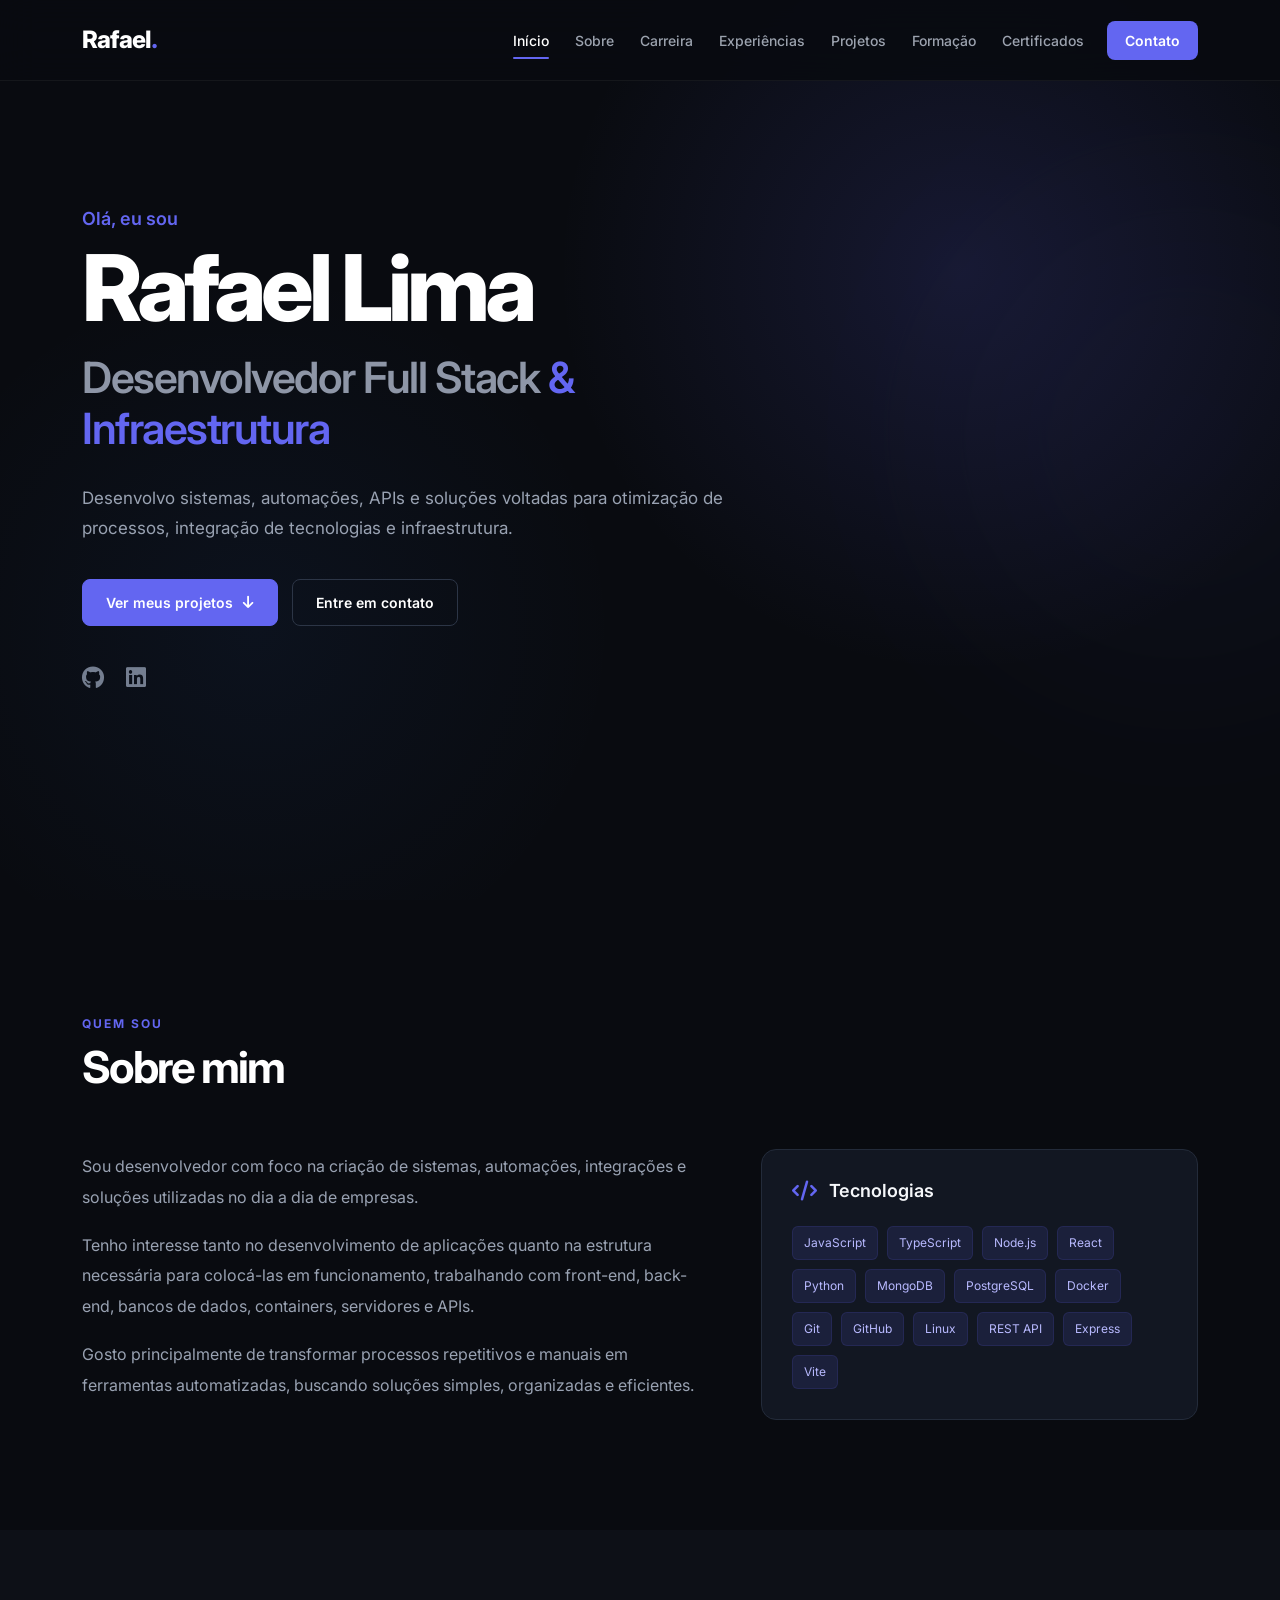
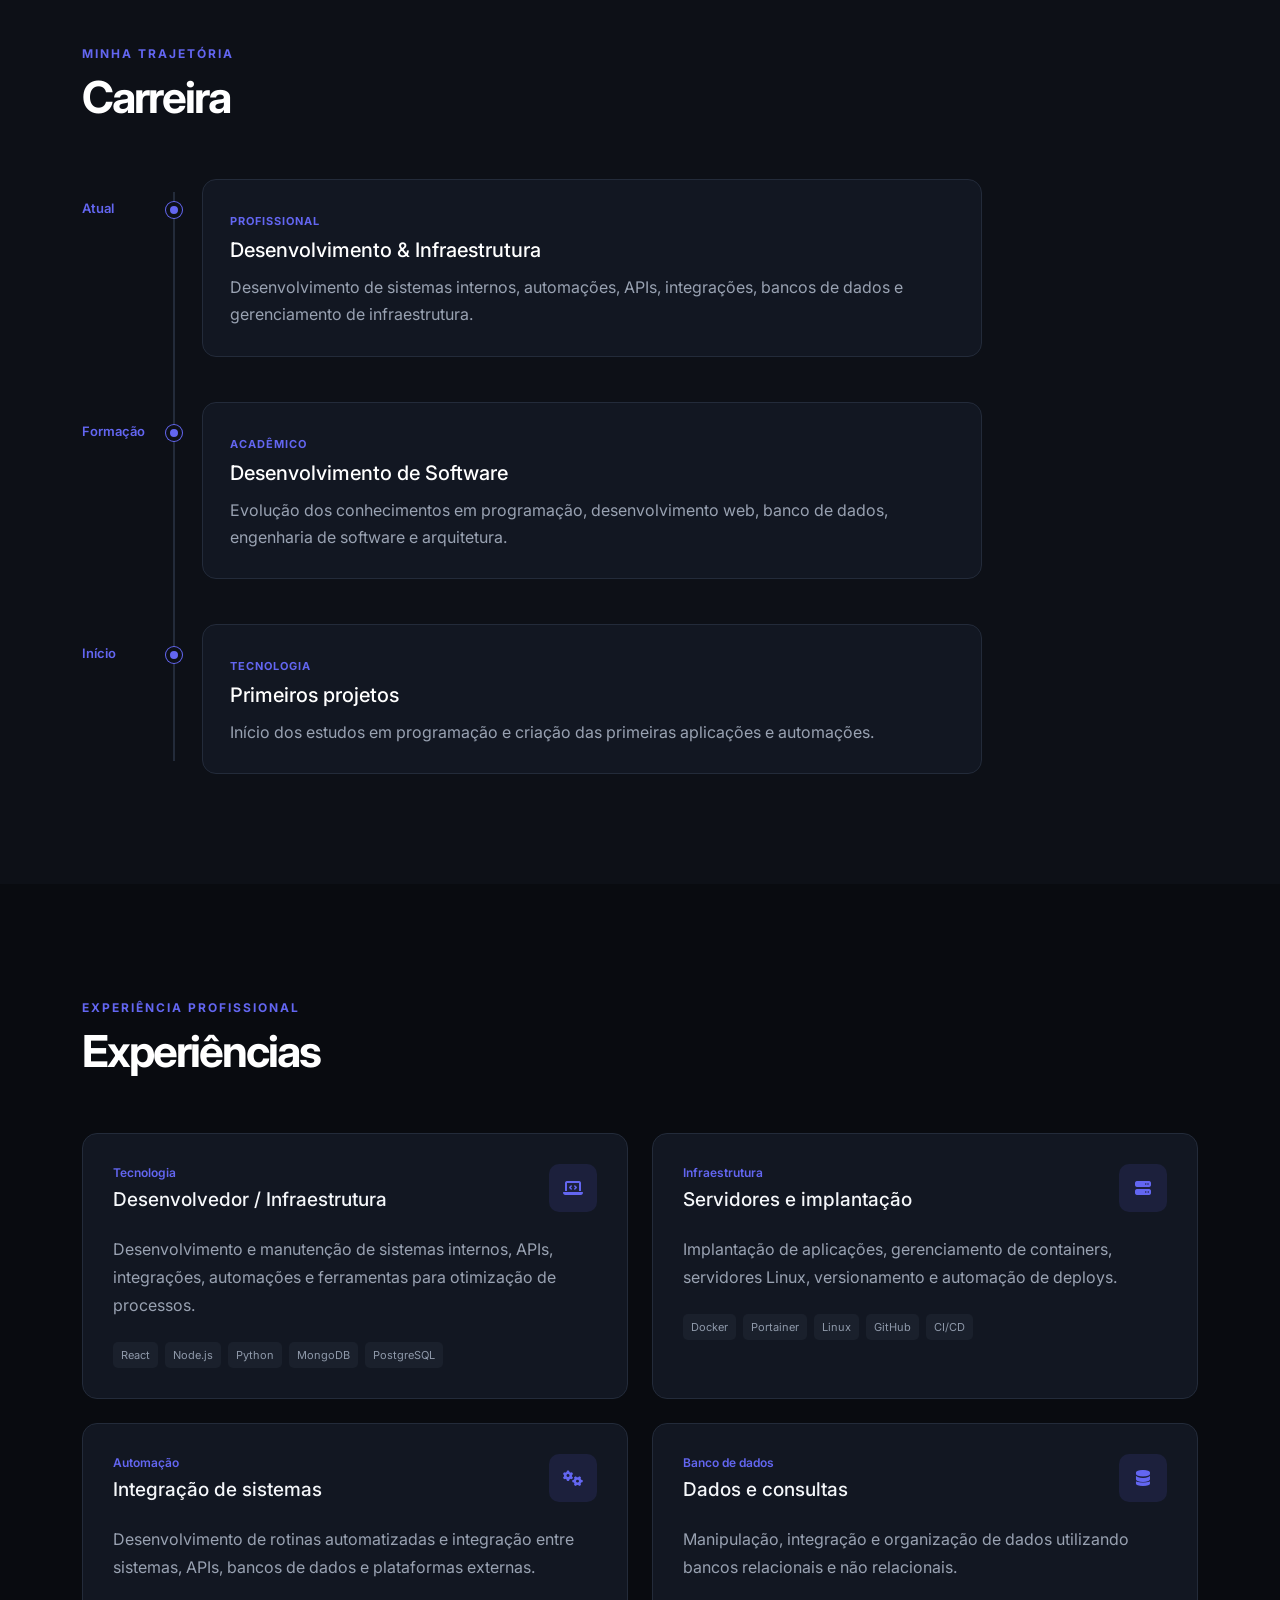
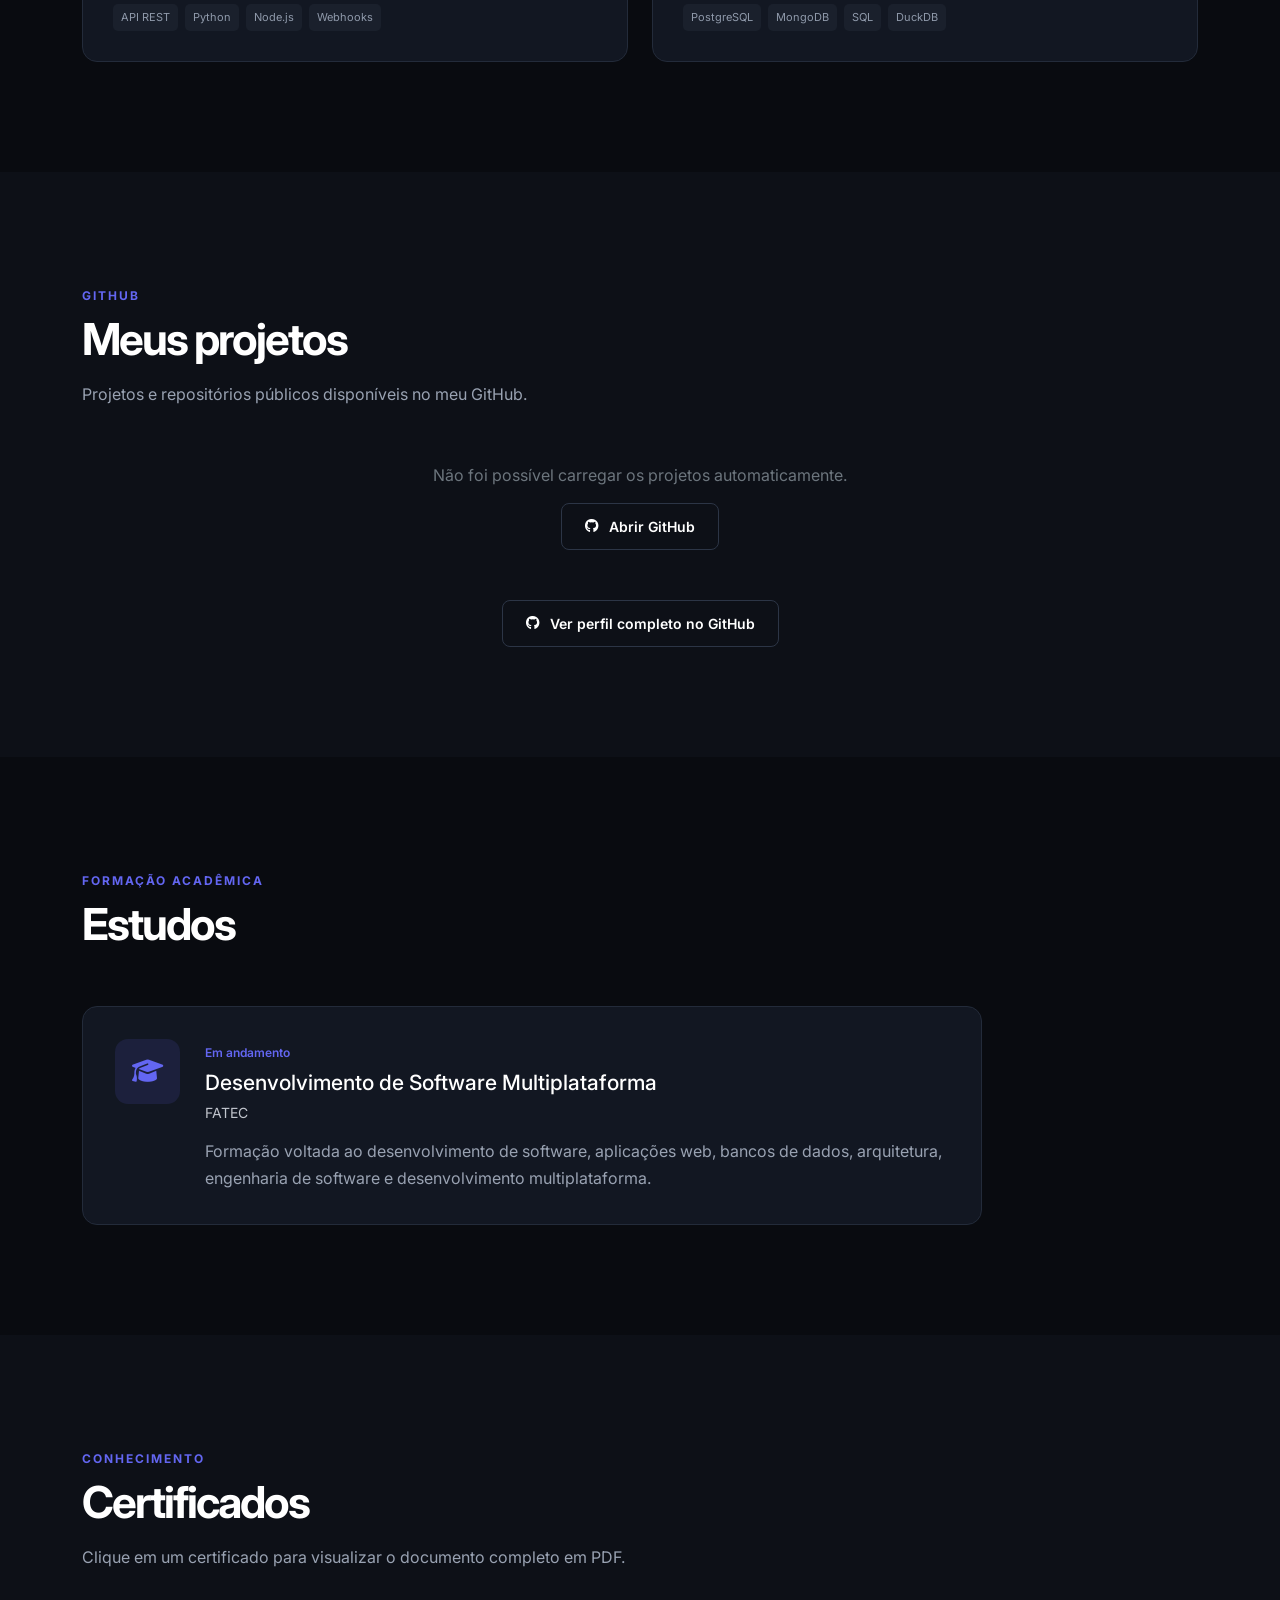
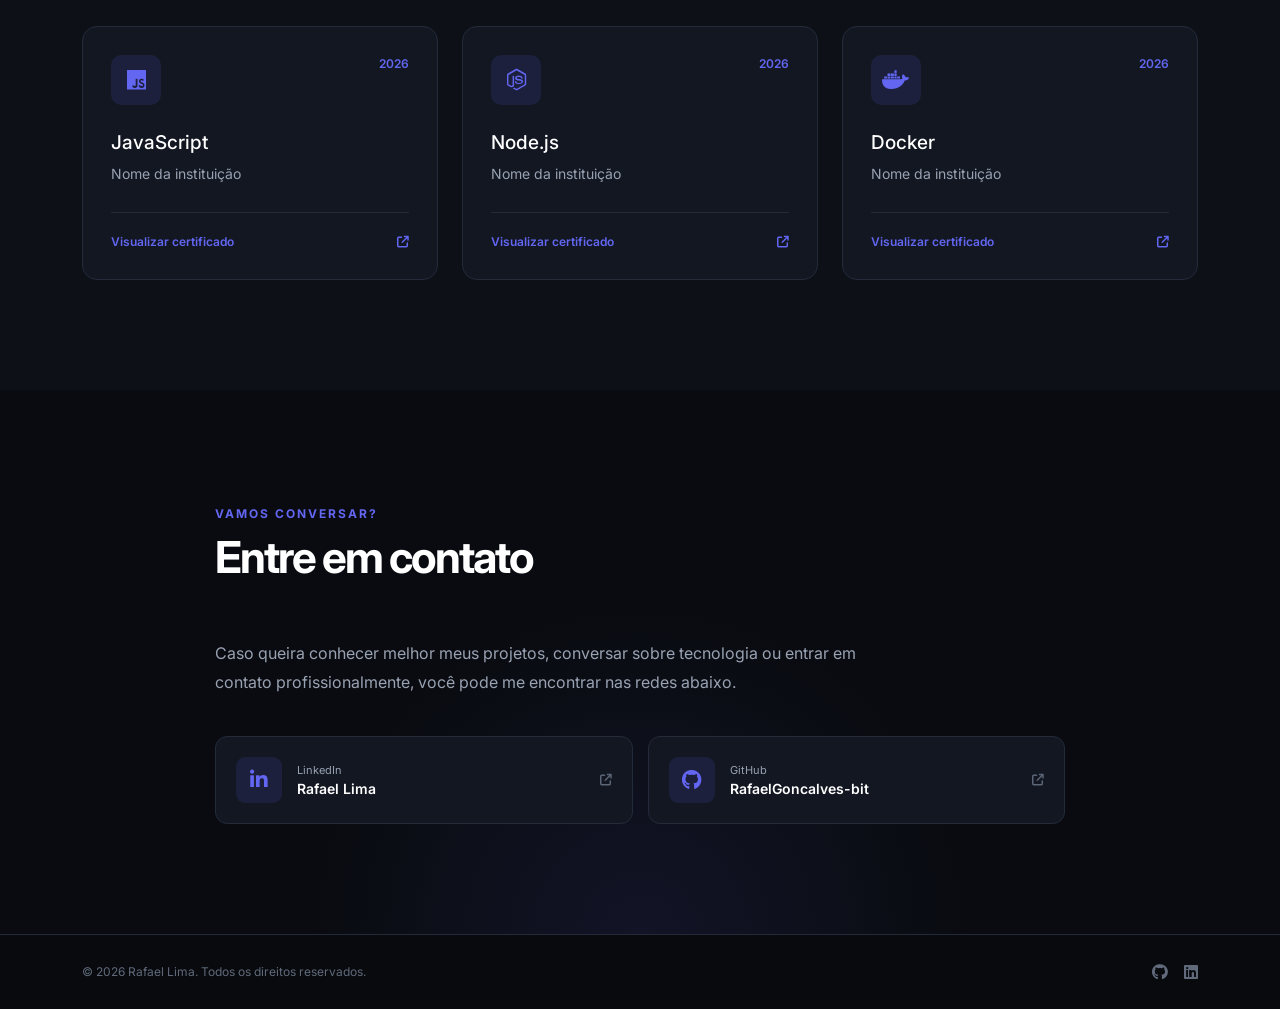
<file: index.html>
<!DOCTYPE html>
<html lang="pt-BR">

<head>
    <meta charset="UTF-8">

    <meta name="viewport" content="width=device-width, initial-scale=1.0">

    <meta name="description"
        content="Portfólio de Rafael Lima - Desenvolvedor Full Stack, automações e infraestrutura.">

    <title>Rafael Lima | Portfólio</title>

    <!-- Bootstrap -->
    <link href="https://cdn.jsdelivr.net/npm/bootstrap@5.3.3/dist/css/bootstrap.min.css" rel="stylesheet">

    <!-- Font Awesome -->
    <link rel="stylesheet" href="https://cdnjs.cloudflare.com/ajax/libs/font-awesome/6.6.0/css/all.min.css">

    <!-- CSS -->
    <link rel="stylesheet" href="./css/index.css">
</head>

<body>

    <!-- ===================================================== -->
    <!-- NAVBAR -->
    <!-- ===================================================== -->

    <header>

        <nav class="navbar navbar-expand-lg navbar-dark fixed-top">

            <div class="container">

                <a class="navbar-brand" href="#inicio">
                    Rafael<span>.</span>
                </a>


                <button class="navbar-toggler" type="button" data-bs-toggle="collapse" data-bs-target="#navbarMenu"
                    aria-controls="navbarMenu" aria-expanded="false" aria-label="Abrir menu">
                    <span class="navbar-toggler-icon"></span>
                </button>


                <div class="collapse navbar-collapse" id="navbarMenu">

                    <ul class="navbar-nav ms-auto align-items-lg-center gap-lg-1">

                        <li class="nav-item">

                            <a class="nav-link" href="#inicio">
                                Início
                            </a>

                        </li>


                        <li class="nav-item">

                            <a class="nav-link" href="#sobre">
                                Sobre
                            </a>

                        </li>


                        <li class="nav-item">

                            <a class="nav-link" href="#carreira">
                                Carreira
                            </a>

                        </li>


                        <li class="nav-item">

                            <a class="nav-link" href="#experiencias">
                                Experiências
                            </a>

                        </li>


                        <li class="nav-item">

                            <a class="nav-link" href="#projetos">
                                Projetos
                            </a>

                        </li>


                        <li class="nav-item">

                            <a class="nav-link" href="#estudos">
                                Formação
                            </a>

                        </li>


                        <li class="nav-item">

                            <a class="nav-link" href="#certificados">
                                Certificados
                            </a>

                        </li>


                        <li class="nav-item ms-lg-2">

                            <a class="btn btn-contato" href="#contato">
                                Contato
                            </a>

                        </li>

                    </ul>

                </div>

            </div>

        </nav>

    </header>



    <main>


        <!-- ===================================================== -->
        <!-- INÍCIO -->
        <!-- ===================================================== -->

        <section id="inicio" class="hero">

            <div class="container">

                <div class="row align-items-center min-vh-100">

                    <div class="col-lg-8">

                        <p class="hero-tag">
                            Olá, eu sou
                        </p>


                        <h1>
                            Rafael Lima
                        </h1>


                        <h2>
                            Desenvolvedor Full Stack
                            <span>& Infraestrutura</span>
                        </h2>


                        <p class="hero-description">

                            Desenvolvo sistemas, automações, APIs e soluções
                            voltadas para otimização de processos, integração
                            de tecnologias e infraestrutura.

                        </p>


                        <div class="hero-buttons">

                            <a href="#projetos" class="btn btn-primary-custom">
                                Ver meus projetos

                                <i class="fa-solid fa-arrow-down"></i>
                            </a>


                            <a href="#contato" class="btn btn-outline-custom">
                                Entre em contato
                            </a>

                        </div>


                        <div class="social-links">

                            <a href="https://github.com/RafaelGoncalves-bit" target="_blank" rel="noopener noreferrer"
                                aria-label="GitHub" title="GitHub">
                                <i class="fa-brands fa-github"></i>
                            </a>


                            <a href="https://www.linkedin.com/in/rafael-lima-ab402234b/" target="_blank"
                                rel="noopener noreferrer" aria-label="LinkedIn" title="LinkedIn">
                                <i class="fa-brands fa-linkedin"></i>
                            </a>

                        </div>

                    </div>

                </div>

            </div>

        </section>



        <!-- ===================================================== -->
        <!-- SOBRE -->
        <!-- ===================================================== -->

        <section id="sobre" class="section">

            <div class="container">

                <div class="section-title">

                    <span>
                        Quem sou
                    </span>

                    <h2>
                        Sobre mim
                    </h2>

                </div>


                <div class="row align-items-center g-5">

                    <div class="col-lg-7">

                        <div class="about-text">

                            <p>

                                Sou desenvolvedor com foco na criação de sistemas,
                                automações, integrações e soluções utilizadas no
                                dia a dia de empresas.

                            </p>


                            <p>

                                Tenho interesse tanto no desenvolvimento de
                                aplicações quanto na estrutura necessária para
                                colocá-las em funcionamento, trabalhando com
                                front-end, back-end, bancos de dados, containers,
                                servidores e APIs.

                            </p>


                            <p>

                                Gosto principalmente de transformar processos
                                repetitivos e manuais em ferramentas automatizadas,
                                buscando soluções simples, organizadas e eficientes.

                            </p>

                        </div>

                    </div>


                    <div class="col-lg-5">

                        <div class="skills-card">

                            <div class="skills-card-header">

                                <i class="fa-solid fa-code"></i>

                                <h4>
                                    Tecnologias
                                </h4>

                            </div>


                            <div class="skills">

                                <span>JavaScript</span>

                                <span>TypeScript</span>

                                <span>Node.js</span>

                                <span>React</span>

                                <span>Python</span>

                                <span>MongoDB</span>

                                <span>PostgreSQL</span>

                                <span>Docker</span>

                                <span>Git</span>

                                <span>GitHub</span>

                                <span>Linux</span>

                                <span>REST API</span>

                                <span>Express</span>

                                <span>Vite</span>

                            </div>

                        </div>

                    </div>

                </div>

            </div>

        </section>



        <!-- ===================================================== -->
        <!-- CARREIRA -->
        <!-- ===================================================== -->

        <section id="carreira" class="section section-dark">

            <div class="container">

                <div class="section-title">

                    <span>
                        Minha trajetória
                    </span>

                    <h2>
                        Carreira
                    </h2>

                </div>


                <div class="timeline">


                    <div class="timeline-item">

                        <div class="timeline-marker"></div>


                        <div class="timeline-year">

                            Atual

                        </div>


                        <div class="timeline-content">

                            <span class="timeline-type">
                                Profissional
                            </span>

                            <h4>
                                Desenvolvimento & Infraestrutura
                            </h4>

                            <p>

                                Desenvolvimento de sistemas internos,
                                automações, APIs, integrações, bancos de
                                dados e gerenciamento de infraestrutura.

                            </p>

                        </div>

                    </div>



                    <div class="timeline-item">

                        <div class="timeline-marker"></div>


                        <div class="timeline-year">

                            Formação

                        </div>


                        <div class="timeline-content">

                            <span class="timeline-type">
                                Acadêmico
                            </span>

                            <h4>
                                Desenvolvimento de Software
                            </h4>

                            <p>

                                Evolução dos conhecimentos em programação,
                                desenvolvimento web, banco de dados,
                                engenharia de software e arquitetura.

                            </p>

                        </div>

                    </div>



                    <div class="timeline-item">

                        <div class="timeline-marker"></div>


                        <div class="timeline-year">

                            Início

                        </div>


                        <div class="timeline-content">

                            <span class="timeline-type">
                                Tecnologia
                            </span>

                            <h4>
                                Primeiros projetos
                            </h4>

                            <p>

                                Início dos estudos em programação e criação
                                das primeiras aplicações e automações.

                            </p>

                        </div>

                    </div>

                </div>

            </div>

        </section>



        <!-- ===================================================== -->
        <!-- EXPERIÊNCIAS -->
        <!-- ===================================================== -->

        <section id="experiencias" class="section">

            <div class="container">

                <div class="section-title">

                    <span>
                        Experiência profissional
                    </span>

                    <h2>
                        Experiências
                    </h2>

                </div>


                <div class="row g-4">


                    <div class="col-lg-6">

                        <div class="experience-card">

                            <div class="experience-header">

                                <div>

                                    <span class="experience-company">
                                        Tecnologia
                                    </span>

                                    <h4>
                                        Desenvolvedor / Infraestrutura
                                    </h4>

                                </div>


                                <div class="experience-icon">

                                    <i class="fa-solid fa-laptop-code"></i>

                                </div>

                            </div>


                            <p>

                                Desenvolvimento e manutenção de sistemas
                                internos, APIs, integrações, automações
                                e ferramentas para otimização de processos.

                            </p>


                            <div class="experience-tags">

                                <span>React</span>

                                <span>Node.js</span>

                                <span>Python</span>

                                <span>MongoDB</span>

                                <span>PostgreSQL</span>

                            </div>

                        </div>

                    </div>



                    <div class="col-lg-6">

                        <div class="experience-card">

                            <div class="experience-header">

                                <div>

                                    <span class="experience-company">
                                        Infraestrutura
                                    </span>

                                    <h4>
                                        Servidores e implantação
                                    </h4>

                                </div>


                                <div class="experience-icon">

                                    <i class="fa-solid fa-server"></i>

                                </div>

                            </div>


                            <p>

                                Implantação de aplicações, gerenciamento
                                de containers, servidores Linux,
                                versionamento e automação de deploys.

                            </p>


                            <div class="experience-tags">

                                <span>Docker</span>

                                <span>Portainer</span>

                                <span>Linux</span>

                                <span>GitHub</span>

                                <span>CI/CD</span>

                            </div>

                        </div>

                    </div>


                    <div class="col-lg-6">

                        <div class="experience-card">

                            <div class="experience-header">

                                <div>

                                    <span class="experience-company">
                                        Automação
                                    </span>

                                    <h4>
                                        Integração de sistemas
                                    </h4>

                                </div>


                                <div class="experience-icon">

                                    <i class="fa-solid fa-gears"></i>

                                </div>

                            </div>


                            <p>

                                Desenvolvimento de rotinas automatizadas
                                e integração entre sistemas, APIs,
                                bancos de dados e plataformas externas.

                            </p>


                            <div class="experience-tags">

                                <span>API REST</span>

                                <span>Python</span>

                                <span>Node.js</span>

                                <span>Webhooks</span>

                            </div>

                        </div>

                    </div>



                    <div class="col-lg-6">

                        <div class="experience-card">

                            <div class="experience-header">

                                <div>

                                    <span class="experience-company">
                                        Banco de dados
                                    </span>

                                    <h4>
                                        Dados e consultas
                                    </h4>

                                </div>


                                <div class="experience-icon">

                                    <i class="fa-solid fa-database"></i>

                                </div>

                            </div>


                            <p>

                                Manipulação, integração e organização
                                de dados utilizando bancos relacionais
                                e não relacionais.

                            </p>


                            <div class="experience-tags">

                                <span>PostgreSQL</span>

                                <span>MongoDB</span>

                                <span>SQL</span>

                                <span>DuckDB</span>

                            </div>

                        </div>

                    </div>


                </div>

            </div>

        </section>



        <!-- ===================================================== -->
        <!-- PROJETOS -->
        <!-- ===================================================== -->

        <section id="projetos" class="section section-dark">

            <div class="container">

                <div class="section-title">

                    <span>
                        GitHub
                    </span>

                    <h2>
                        Meus projetos
                    </h2>

                    <p>

                        Projetos e repositórios públicos disponíveis
                        no meu GitHub.

                    </p>

                </div>


                <div id="github-projects" class="row g-4">

                    <div class="col-12">

                        <div class="loading-projects">

                            <i class="fa-solid fa-circle-notch fa-spin"></i>

                            Carregando projetos...

                        </div>

                    </div>

                </div>


                <div class="projects-footer">

                    <a href="https://github.com/RafaelGoncalves-bit" target="_blank" rel="noopener noreferrer"
                        class="btn btn-outline-custom">

                        <i class="fa-brands fa-github"></i>

                        Ver perfil completo no GitHub

                    </a>

                </div>

            </div>

        </section>



        <!-- ===================================================== -->
        <!-- ESTUDOS -->
        <!-- ===================================================== -->

        <section id="estudos" class="section">

            <div class="container">

                <div class="section-title">

                    <span>
                        Formação acadêmica
                    </span>

                    <h2>
                        Estudos
                    </h2>

                </div>


                <div class="study-card">

                    <div class="study-icon">

                        <i class="fa-solid fa-graduation-cap"></i>

                    </div>


                    <div class="study-content">

                        <span class="study-status">
                            Em andamento
                        </span>

                        <h4>
                            Desenvolvimento de Software Multiplataforma
                        </h4>

                        <p class="study-institution">
                            FATEC
                        </p>

                        <p class="study-description">

                            Formação voltada ao desenvolvimento de
                            software, aplicações web, bancos de dados,
                            arquitetura, engenharia de software e
                            desenvolvimento multiplataforma.

                        </p>

                    </div>

                </div>

            </div>

        </section>



        <!-- ===================================================== -->
        <!-- CERTIFICADOS -->
        <!-- ===================================================== -->

        <section id="certificados" class="section section-dark">

            <div class="container">

                <div class="section-title">

                    <span>
                        Conhecimento
                    </span>

                    <h2>
                        Certificados
                    </h2>

                    <p>

                        Clique em um certificado para visualizar
                        o documento completo em PDF.

                    </p>

                </div>


                <div class="row g-4">


                    <!-- CERTIFICADO 1 -->

                    <div class="col-lg-4 col-md-6">

                        <a href="./assets/Guia-Bot-Agilus.pdf" target="_blank" rel="noopener noreferrer"
                            class="certificate-link">

                            <article class="certificate-card">

                                <div class="certificate-top">

                                    <div class="certificate-icon">

                                        <i class="fa-brands fa-js"></i>

                                    </div>


                                    <span class="certificate-year">
                                        2026
                                    </span>

                                </div>


                                <div class="certificate-info">

                                    <h4>
                                        JavaScript
                                    </h4>

                                    <p>
                                        Nome da instituição
                                    </p>

                                </div>


                                <div class="certificate-open">

                                    <span>
                                        Visualizar certificado
                                    </span>

                                    <i class="fa-solid fa-arrow-up-right-from-square"></i>

                                </div>

                            </article>

                        </a>

                    </div>



                    <!-- CERTIFICADO 2 -->

                    <div class="col-lg-4 col-md-6">

                        <a href="./assets/certificados/nodejs.pdf" target="_blank" rel="noopener noreferrer"
                            class="certificate-link">

                            <article class="certificate-card">

                                <div class="certificate-top">

                                    <div class="certificate-icon">

                                        <i class="fa-brands fa-node-js"></i>

                                    </div>


                                    <span class="certificate-year">
                                        2026
                                    </span>

                                </div>


                                <div class="certificate-info">

                                    <h4>
                                        Node.js
                                    </h4>

                                    <p>
                                        Nome da instituição
                                    </p>

                                </div>


                                <div class="certificate-open">

                                    <span>
                                        Visualizar certificado
                                    </span>

                                    <i class="fa-solid fa-arrow-up-right-from-square"></i>

                                </div>

                            </article>

                        </a>

                    </div>



                    <!-- CERTIFICADO 3 -->

                    <div class="col-lg-4 col-md-6">

                        <a href="./assets/certificados/docker.pdf" target="_blank" rel="noopener noreferrer"
                            class="certificate-link">

                            <article class="certificate-card">

                                <div class="certificate-top">

                                    <div class="certificate-icon">

                                        <i class="fa-brands fa-docker"></i>

                                    </div>


                                    <span class="certificate-year">
                                        2026
                                    </span>

                                </div>


                                <div class="certificate-info">

                                    <h4>
                                        Docker
                                    </h4>

                                    <p>
                                        Nome da instituição
                                    </p>

                                </div>


                                <div class="certificate-open">

                                    <span>
                                        Visualizar certificado
                                    </span>

                                    <i class="fa-solid fa-arrow-up-right-from-square"></i>

                                </div>

                            </article>

                        </a>

                    </div>


                </div>

            </div>

        </section>



        <!-- ===================================================== -->
        <!-- CONTATO -->
        <!-- ===================================================== -->

        <section id="contato" class="section contact">

            <div class="container">

                <div class="contact-container">

                    <div>

                        <div class="section-title">

                            <span>
                                Vamos conversar?
                            </span>

                            <h2>
                                Entre em contato
                            </h2>

                        </div>


                        <p class="contact-description">

                            Caso queira conhecer melhor meus projetos,
                            conversar sobre tecnologia ou entrar em contato
                            profissionalmente, você pode me encontrar nas
                            redes abaixo.

                        </p>

                    </div>


                    <div class="contact-links">


                        <a href="https://www.linkedin.com/in/rafael-lima-ab402234b/" target="_blank"
                            rel="noopener noreferrer" class="contact-card">

                            <div class="contact-icon">

                                <i class="fa-brands fa-linkedin-in"></i>

                            </div>


                            <div>

                                <span>
                                    LinkedIn
                                </span>

                                <strong>
                                    Rafael Lima
                                </strong>

                            </div>


                            <i class="fa-solid fa-arrow-up-right-from-square contact-arrow"></i>

                        </a>



                        <a href="https://github.com/RafaelGoncalves-bit" target="_blank" rel="noopener noreferrer"
                            class="contact-card">

                            <div class="contact-icon">

                                <i class="fa-brands fa-github"></i>

                            </div>


                            <div>

                                <span>
                                    GitHub
                                </span>

                                <strong>
                                    RafaelGoncalves-bit
                                </strong>

                            </div>


                            <i class="fa-solid fa-arrow-up-right-from-square contact-arrow"></i>

                        </a>


                    </div>

                </div>

            </div>

        </section>

    </main>



    <!-- ===================================================== -->
    <!-- FOOTER -->
    <!-- ===================================================== -->

    <footer>

        <div class="container">

            <div class="footer-content">

                <p>

                    © <span id="ano"></span>

                    Rafael Lima.

                    Todos os direitos reservados.

                </p>


                <div class="footer-social">

                    <a href="https://github.com/RafaelGoncalves-bit" target="_blank" rel="noopener noreferrer"
                        aria-label="GitHub">

                        <i class="fa-brands fa-github"></i>

                    </a>


                    <a href="https://www.linkedin.com/in/rafael-lima-ab402234b/" target="_blank"
                        rel="noopener noreferrer" aria-label="LinkedIn">

                        <i class="fa-brands fa-linkedin"></i>

                    </a>

                </div>

            </div>

        </div>

    </footer>



    <!-- Bootstrap -->

    <script src="https://cdn.jsdelivr.net/npm/bootstrap@5.3.3/dist/js/bootstrap.bundle.min.js"></script>


    <!-- JavaScript -->

    <script src="./script/main.js"></script>

</body>

</html>
</file>
<file: css/index.css>
@import url("https://fonts.googleapis.com/css2?family=Inter:wght@400;500;600;700;800&display=swap"
);


:root {

    --background: #090b10;

    --background-secondary: #0d1017;

    --card: #121722;

    --card-hover: #161d2a;

    --border: #232b3a;

    --border-light: #2c3546;

    --primary: #6366f1;

    --primary-hover: #7c7ff5;

    --primary-transparent: rgba(99, 102, 241, 0.12);

    --text: #f5f7fa;

    --text-secondary: #99a2b2;

    --text-muted: #697386;
}


/* ===================================================== */
/* RESET */
/* ===================================================== */

* {

    margin: 0;

    padding: 0;

    box-sizing: border-box;

}


html {

    scroll-behavior: smooth;

    scroll-padding-top: 80px;

}


body {

    font-family: "Inter", sans-serif;

    background: var(--background);

    color: var(--text);

    overflow-x: hidden;

}


a {

    text-decoration: none;

}


::selection {

    background: var(--primary);

    color: #fff;

}



/* ===================================================== */
/* SCROLLBAR */
/* ===================================================== */

::-webkit-scrollbar {

    width: 8px;

}


::-webkit-scrollbar-track {

    background: var(--background);

}


::-webkit-scrollbar-thumb {

    background: #30384a;

    border-radius: 20px;

}


::-webkit-scrollbar-thumb:hover {

    background: var(--primary);

}



/* ===================================================== */
/* NAVBAR */
/* ===================================================== */

.navbar {

    padding: 17px 0;

    background: rgba(9, 11, 16, 0.88);

    backdrop-filter: blur(18px);

    -webkit-backdrop-filter: blur(18px);

    border-bottom: 1px solid rgba(255, 255, 255, 0.05);

    transition: 0.3s;

}


.navbar.scrolled {

    padding: 12px 0;

    background: rgba(9, 11, 16, 0.96);

}


.navbar-brand {

    color: white !important;

    font-size: 24px;

    font-weight: 800;

    letter-spacing: -1px;

}


.navbar-brand span {

    color: var(--primary);

}


.navbar-toggler {

    border: none;

    box-shadow: none !important;

}


.nav-link {

    position: relative;

    color: #9ca3af !important;

    font-size: 14px;

    font-weight: 500;

    padding: 8px 11px !important;

    transition: 0.2s;

}


.nav-link:hover {

    color: white !important;

}


.nav-link.active {

    color: white !important;

}


.nav-link.active::after {

    content: "";

    position: absolute;

    left: 11px;

    right: 11px;

    bottom: 0;

    height: 2px;

    background: var(--primary);

    border-radius: 10px;

}


.btn-contato {

    border: none;

    background: var(--primary);

    color: white;

    font-size: 14px;

    font-weight: 600;

    padding: 9px 18px;

    border-radius: 8px;

    transition: 0.2s;

}


.btn-contato:hover {

    background: var(--primary-hover);

    color: white;

    transform: translateY(-1px);

}



/* ===================================================== */
/* HERO */
/* ===================================================== */

.hero {

    position: relative;

    min-height: 100vh;

    overflow: hidden;

    background:
        radial-gradient(circle at 75% 30%,
            rgba(99, 102, 241, 0.15),
            transparent 35%),
        radial-gradient(circle at 20% 70%,
            rgba(59, 130, 246, 0.06),
            transparent 30%);

}


.hero::before {

    content: "";

    position: absolute;

    width: 500px;

    height: 500px;

    right: -150px;

    top: 20%;

    background: var(--primary);

    opacity: 0.04;

    filter: blur(100px);

    border-radius: 50%;

}


.hero-tag {

    color: var(--primary);

    font-weight: 600;

    font-size: 18px;

    margin-bottom: 10px;

}


.hero h1 {

    color: white;

    font-size: clamp(52px, 8vw, 92px);

    font-weight: 800;

    letter-spacing: -5px;

    line-height: 1;

    margin: 0;

}


.hero h2 {

    margin-top: 18px;

    color: #8e96a7;

    font-size: clamp(25px, 4vw, 43px);

    font-weight: 600;

    letter-spacing: -1.5px;

}


.hero h2 span {

    color: var(--primary);

}


.hero-description {

    max-width: 720px;

    margin-top: 28px;

    color: var(--text-secondary);

    font-size: 17px;

    line-height: 1.8;

}


.hero-buttons {

    display: flex;

    flex-wrap: wrap;

    gap: 14px;

    margin-top: 35px;

}


.btn-primary-custom,
.btn-outline-custom {

    display: inline-flex;

    align-items: center;

    justify-content: center;

    gap: 10px;

    padding: 12px 23px;

    border-radius: 8px;

    font-size: 14px;

    font-weight: 600;

    transition: all 0.25s ease;

}


.btn-primary-custom {

    background: var(--primary);

    color: white;

    border: 1px solid var(--primary);

}


.btn-primary-custom:hover {

    color: white;

    background: var(--primary-hover);

    border-color: var(--primary-hover);

    transform: translateY(-2px);

}


.btn-outline-custom {

    color: white;

    border: 1px solid var(--border-light);

    background: transparent;

}


.btn-outline-custom:hover {

    color: var(--primary);

    border-color: var(--primary);

    background: var(--primary-transparent);

    transform: translateY(-2px);

}


.social-links {

    display: flex;

    align-items: center;

    gap: 22px;

    margin-top: 35px;

}


.social-links a {

    color: #747e90;

    font-size: 23px;

    transition: 0.25s;

}


.social-links a:hover {

    color: var(--primary);

    transform: translateY(-3px);

}



/* ===================================================== */
/* SECTIONS */
/* ===================================================== */

.section {

    padding: 110px 0;

}


.section-dark {

    background: var(--background-secondary);

}


.section-title {

    margin-bottom: 55px;

}


.section-title>span {

    display: inline-block;

    color: var(--primary);

    text-transform: uppercase;

    letter-spacing: 2px;

    font-size: 12px;

    font-weight: 700;

    margin-bottom: 8px;

}


.section-title h2 {

    color: white;

    font-size: clamp(34px, 5vw, 44px);

    font-weight: 700;

    letter-spacing: -2px;

    margin: 0;

}


.section-title p {

    color: var(--text-secondary);

    margin-top: 15px;

    margin-bottom: 0;

    max-width: 650px;

    line-height: 1.7;

}



/* ===================================================== */
/* SOBRE */
/* ===================================================== */

.about-text p {

    color: var(--text-secondary);

    font-size: 16px;

    line-height: 1.9;

    margin-bottom: 18px;

}


.skills-card {

    padding: 30px;

    background: var(--card);

    border: 1px solid var(--border);

    border-radius: 15px;

}


.skills-card-header {

    display: flex;

    align-items: center;

    gap: 12px;

    margin-bottom: 25px;

}


.skills-card-header i {

    color: var(--primary);

    font-size: 20px;

}


.skills-card-header h4 {

    margin: 0;

    font-size: 18px;

    font-weight: 600;

}


.skills {

    display: flex;

    flex-wrap: wrap;

    gap: 9px;

}


.skills span {

    padding: 7px 11px;

    background: var(--primary-transparent);

    color: #b8b9ff;

    font-size: 12px;

    border: 1px solid rgba(99, 102, 241, 0.13);

    border-radius: 6px;

}



/* ===================================================== */
/* TIMELINE */
/* ===================================================== */

.timeline {

    position: relative;

    max-width: 900px;

}


.timeline::before {

    content: "";

    position: absolute;

    left: 91px;

    top: 13px;

    bottom: 13px;

    width: 2px;

    background: var(--border);

}


.timeline-item {

    position: relative;

    display: grid;

    grid-template-columns: 65px 1fr;

    gap: 55px;

    margin-bottom: 45px;

}


.timeline-item:last-child {

    margin-bottom: 0;

}


.timeline-marker {

    position: absolute;

    left: 84px;

    top: 23px;

    width: 16px;

    height: 16px;

    border-radius: 50%;

    background: var(--primary);

    border: 4px solid var(--background-secondary);

    box-shadow: 0 0 0 1px var(--primary);

    z-index: 2;

}


.timeline-year {

    padding-top: 20px;

    color: var(--primary);

    font-weight: 600;

    font-size: 13px;

}


.timeline-content {

    background: var(--card);

    border: 1px solid var(--border);

    border-radius: 14px;

    padding: 27px;

    transition: 0.25s;

}


.timeline-content:hover {

    border-color: var(--border-light);

    transform: translateX(5px);

}


.timeline-type {

    color: var(--primary);

    font-size: 11px;

    font-weight: 700;

    text-transform: uppercase;

    letter-spacing: 1px;

}


.timeline-content h4 {

    color: white;

    margin: 7px 0 12px;

    font-size: 20px;

}


.timeline-content p {

    color: var(--text-secondary);

    margin: 0;

    line-height: 1.7;

}



/* ===================================================== */
/* EXPERIÊNCIA */
/* ===================================================== */

.experience-card {

    height: 100%;

    padding: 30px;

    background: var(--card);

    border: 1px solid var(--border);

    border-radius: 15px;

    transition: 0.25s;

}


.experience-card:hover {

    border-color: var(--primary);

    transform: translateY(-5px);

}


.experience-header {

    display: flex;

    justify-content: space-between;

    align-items: flex-start;

    gap: 20px;

}


.experience-company {

    display: block;

    color: var(--primary);

    font-size: 12px;

    font-weight: 600;

    margin-bottom: 7px;

}


.experience-header h4 {

    font-size: 19px;

    margin: 0;

}


.experience-icon {

    flex-shrink: 0;

    width: 48px;

    height: 48px;

    display: flex;

    justify-content: center;

    align-items: center;

    background: var(--primary-transparent);

    color: var(--primary);

    border-radius: 10px;

}


.experience-card>p {

    color: var(--text-secondary);

    line-height: 1.75;

    margin: 23px 0;

}


.experience-tags {

    display: flex;

    flex-wrap: wrap;

    gap: 7px;

}


.experience-tags span {

    background: #1a202c;

    color: #8f99aa;

    font-size: 11px;

    padding: 5px 8px;

    border-radius: 5px;

}



/* ===================================================== */
/* PROJETOS */
/* ===================================================== */

.project-card {

    display: flex;

    flex-direction: column;

    height: 100%;

    padding: 28px;

    background: var(--card);

    border: 1px solid var(--border);

    border-radius: 15px;

    transition: 0.3s;

}


.project-card:hover {

    background: var(--card-hover);

    border-color: var(--primary);

    transform: translateY(-7px);

}


.project-header {

    display: flex;

    justify-content: space-between;

    align-items: flex-start;

    margin-bottom: 23px;

}


.project-icon {

    width: 48px;

    height: 48px;

    display: flex;

    align-items: center;

    justify-content: center;

    border-radius: 10px;

    background: var(--primary-transparent);

    color: var(--primary);

    font-size: 20px;

}


.github-icon {

    color: #727c8e;

    font-size: 21px;

    transition: 0.2s;

}


.github-icon:hover {

    color: white;

}


.project-card h4 {

    color: white;

    font-size: 19px;

    margin-bottom: 12px;

    word-break: break-word;

}


.project-card>p {

    color: var(--text-secondary);

    line-height: 1.65;

    font-size: 14px;

    flex: 1;

}


.project-tech {

    display: flex;

    flex-wrap: wrap;

    gap: 7px;

    margin: 20px 0;

}


.project-tech span {

    padding: 5px 8px;

    font-size: 11px;

    background: #1b2230;

    color: #9ba5b5;

    border-radius: 5px;

}


.project-link {

    display: inline-flex;

    align-items: center;

    gap: 8px;

    color: var(--primary);

    font-size: 13px;

    font-weight: 600;

}


.project-link:hover {

    color: var(--primary-hover);

}


.projects-footer {

    display: flex;

    justify-content: center;

    margin-top: 50px;

}


.loading-projects {

    display: flex;

    justify-content: center;

    align-items: center;

    gap: 10px;

    color: var(--text-secondary);

    padding: 40px;

}



/* ===================================================== */
/* ESTUDOS */
/* ===================================================== */

.study-card {

    display: flex;

    align-items: flex-start;

    gap: 25px;

    max-width: 900px;

    padding: 32px;

    background: var(--card);

    border: 1px solid var(--border);

    border-radius: 15px;

}


.study-icon {

    flex-shrink: 0;

    width: 65px;

    height: 65px;

    display: flex;

    align-items: center;

    justify-content: center;

    border-radius: 13px;

    background: var(--primary-transparent);

    color: var(--primary);

    font-size: 25px;

}


.study-status {

    color: var(--primary);

    font-size: 12px;

    font-weight: 600;

}


.study-content h4 {

    margin: 7px 0;

    color: white;

    font-size: 21px;

}


.study-institution {

    color: #c1c5cd;

    margin: 0;

    font-size: 14px;

}


.study-description {

    margin-top: 15px;

    margin-bottom: 0;

    color: var(--text-secondary);

    line-height: 1.7;

}



/* ===================================================== */
/* CERTIFICADOS */
/* ===================================================== */

.certificate-link {

    display: block;

    height: 100%;

    color: inherit;

}


.certificate-card {

    display: flex;

    flex-direction: column;

    height: 100%;

    padding: 28px;

    background: var(--card);

    border: 1px solid var(--border);

    border-radius: 15px;

    cursor: pointer;

    transition: 0.3s;

}


.certificate-card:hover {

    background: var(--card-hover);

    border-color: var(--primary);

    transform: translateY(-7px);

}


.certificate-top {

    display: flex;

    justify-content: space-between;

    align-items: flex-start;

}


.certificate-icon {

    width: 50px;

    height: 50px;

    display: flex;

    justify-content: center;

    align-items: center;

    color: var(--primary);

    background: var(--primary-transparent);

    border-radius: 10px;

    font-size: 22px;

}


.certificate-year {

    color: var(--primary);

    font-size: 12px;

    font-weight: 600;

}


.certificate-info {

    margin-top: 27px;

    flex: 1;

}


.certificate-info h4 {

    color: white;

    font-size: 19px;

    margin-bottom: 8px;

}


.certificate-info p {

    color: var(--text-secondary);

    font-size: 14px;

    margin: 0;

}


.certificate-open {

    display: flex;

    align-items: center;

    justify-content: space-between;

    padding-top: 20px;

    margin-top: 28px;

    border-top: 1px solid var(--border);

    color: var(--primary);

    font-size: 12px;

    font-weight: 600;

}


.certificate-open i {

    transition: 0.2s;

}


.certificate-card:hover .certificate-open i {

    transform: translate(3px, -3px);

}



/* ===================================================== */
/* CONTATO */
/* ===================================================== */

.contact {

    background:
        radial-gradient(circle at 50% 100%,
            rgba(99, 102, 241, 0.1),
            transparent 40%);

}


.contact-container {

    max-width: 850px;

    margin: auto;

}


.contact-description {

    max-width: 650px;

    color: var(--text-secondary);

    line-height: 1.8;

}


.contact-links {

    display: grid;

    grid-template-columns: repeat(2, 1fr);

    gap: 15px;

    margin-top: 40px;

}


.contact-card {

    display: flex;

    align-items: center;

    gap: 15px;

    position: relative;

    padding: 20px;

    background: var(--card);

    border: 1px solid var(--border);

    border-radius: 12px;

    transition: 0.25s;

}


.contact-card:hover {

    border-color: var(--primary);

    transform: translateY(-3px);

}


.contact-icon {

    flex-shrink: 0;

    width: 46px;

    height: 46px;

    display: flex;

    align-items: center;

    justify-content: center;

    border-radius: 9px;

    background: var(--primary-transparent);

    color: var(--primary);

    font-size: 20px;

}


.contact-card div:nth-child(2) {

    display: flex;

    flex-direction: column;

}


.contact-card span {

    color: var(--text-secondary);

    font-size: 11px;

}


.contact-card strong {

    color: white;

    font-size: 14px;

    font-weight: 600;

}


.contact-arrow {

    position: absolute;

    right: 20px;

    color: #5b6575;

    font-size: 12px;

}



/* ===================================================== */
/* FOOTER */
/* ===================================================== */

footer {

    padding: 25px 0;

    background: #080a0e;

    border-top: 1px solid var(--border);

}


.footer-content {

    display: flex;

    justify-content: space-between;

    align-items: center;

}


.footer-content p {

    margin: 0;

    color: #606a7b;

    font-size: 12px;

}


.footer-social {

    display: flex;

    gap: 16px;

}


.footer-social a {

    color: #606a7b;

    transition: 0.2s;

}


.footer-social a:hover {

    color: var(--primary);

}



/* ===================================================== */
/* MOBILE */
/* ===================================================== */

@media (max-width: 991px) {

    .navbar-collapse {

        padding-top: 20px;

    }


    .nav-link {

        padding: 10px 0 !important;

    }


    .nav-link.active::after {

        display: none;

    }


    .btn-contato {

        width: 100%;

        margin-top: 8px;

    }

}



@media (max-width: 768px) {

    .section {

        padding: 85px 0;

    }


    .hero {

        padding-top: 80px;

    }


    .hero h1 {

        letter-spacing: -3px;

    }


    .hero h2 {

        letter-spacing: -1px;

    }


    .hero-description {

        font-size: 15px;

    }


    .hero-buttons {

        flex-direction: column;

    }


    .hero-buttons a {

        width: 100%;

    }


    .timeline::before,
    .timeline-marker {

        display: none;

    }


    .timeline-item {

        display: flex;

        flex-direction: column;

        gap: 8px;

    }


    .timeline-year {

        padding: 0;

    }


    .study-card {

        flex-direction: column;

    }


    .contact-links {

        grid-template-columns: 1fr;

    }


    .footer-content {

        flex-direction: column;

        gap: 15px;

        text-align: center;

    }

}
</file>
